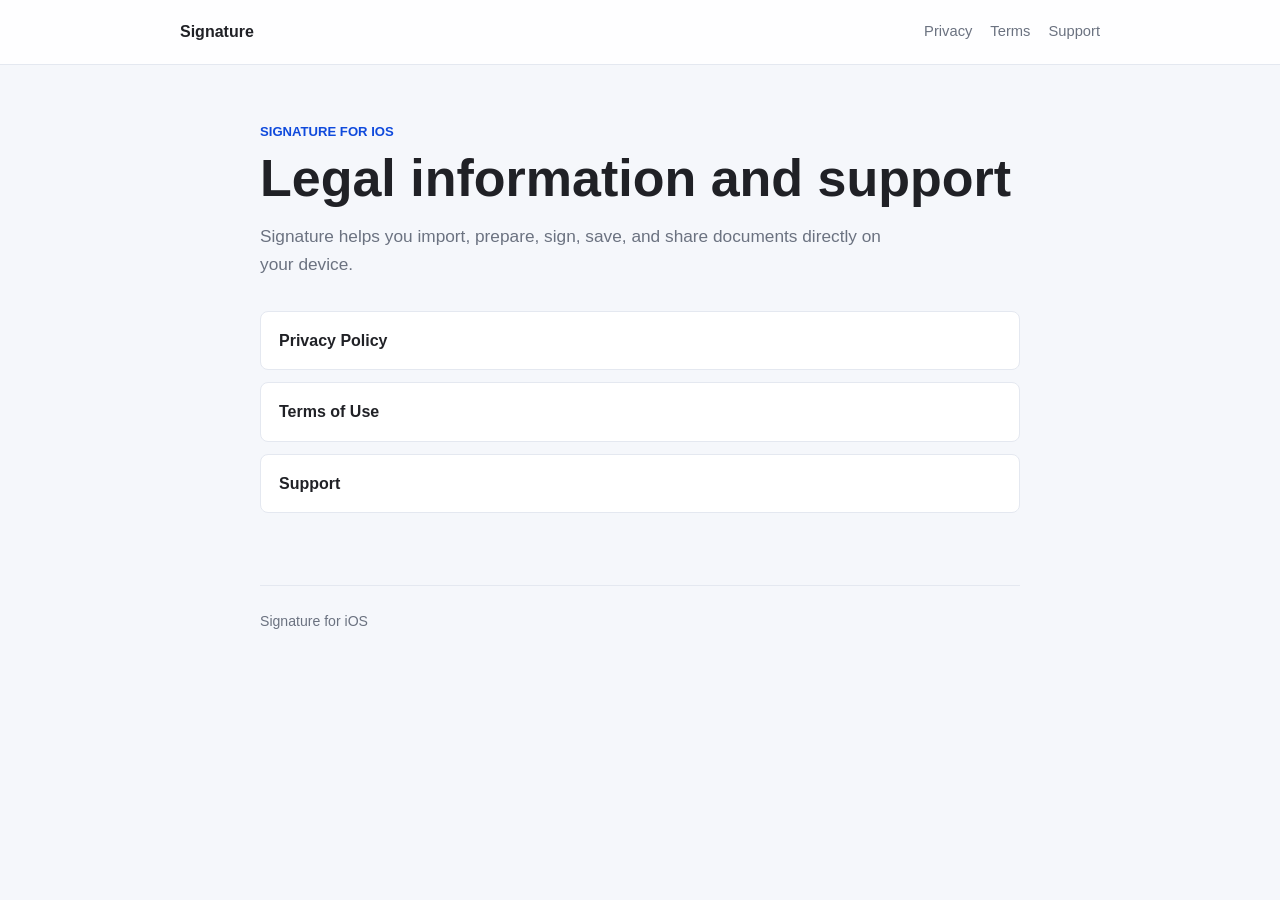
<file: index.html>
<!doctype html>
<html lang="en">
<head>
  <meta charset="utf-8">
  <meta name="viewport" content="width=device-width, initial-scale=1">
  <meta name="description" content="Legal information and support for the Signature iOS app.">
  <title>Signature - Legal and Support</title>
  <link rel="stylesheet" href="styles.css">
</head>
<body>
  <header class="site-header">
    <nav class="nav" aria-label="Main navigation">
      <a class="brand" href="index.html">Signature</a>
      <div class="nav-links">
        <a href="privacy.html">Privacy</a>
        <a href="terms.html">Terms</a>
        <a href="support.html">Support</a>
      </div>
    </nav>
  </header>
  <main>
    <section class="hero">
      <div class="eyebrow">Signature for iOS</div>
      <h1>Legal information and support</h1>
      <p class="lead">Signature helps you import, prepare, sign, save, and share documents directly on your device.</p>
    </section>
    <div class="link-list" aria-label="Legal and support pages">
      <a href="privacy.html">Privacy Policy</a>
      <a href="terms.html">Terms of Use</a>
      <a href="support.html">Support</a>
    </div>
  </main>
  <footer>Signature for iOS</footer>
</body>
</html>
</file>
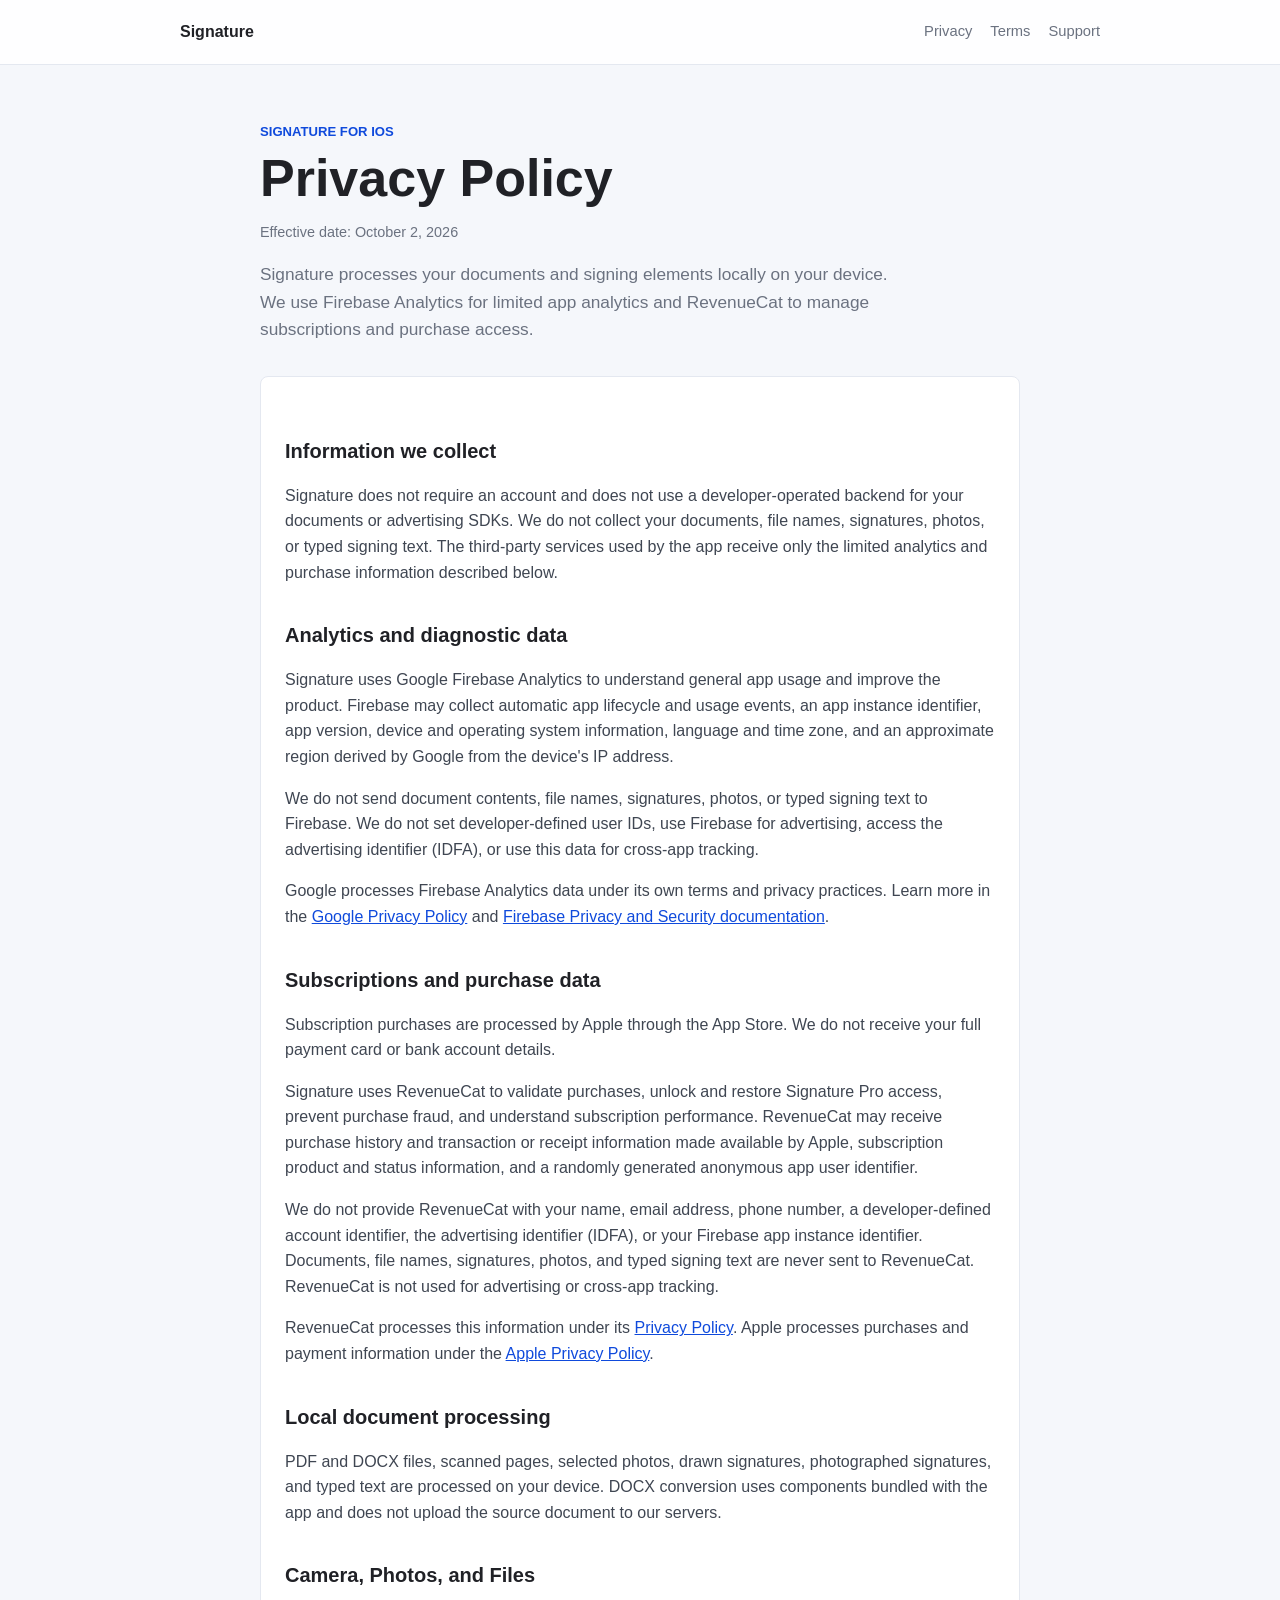
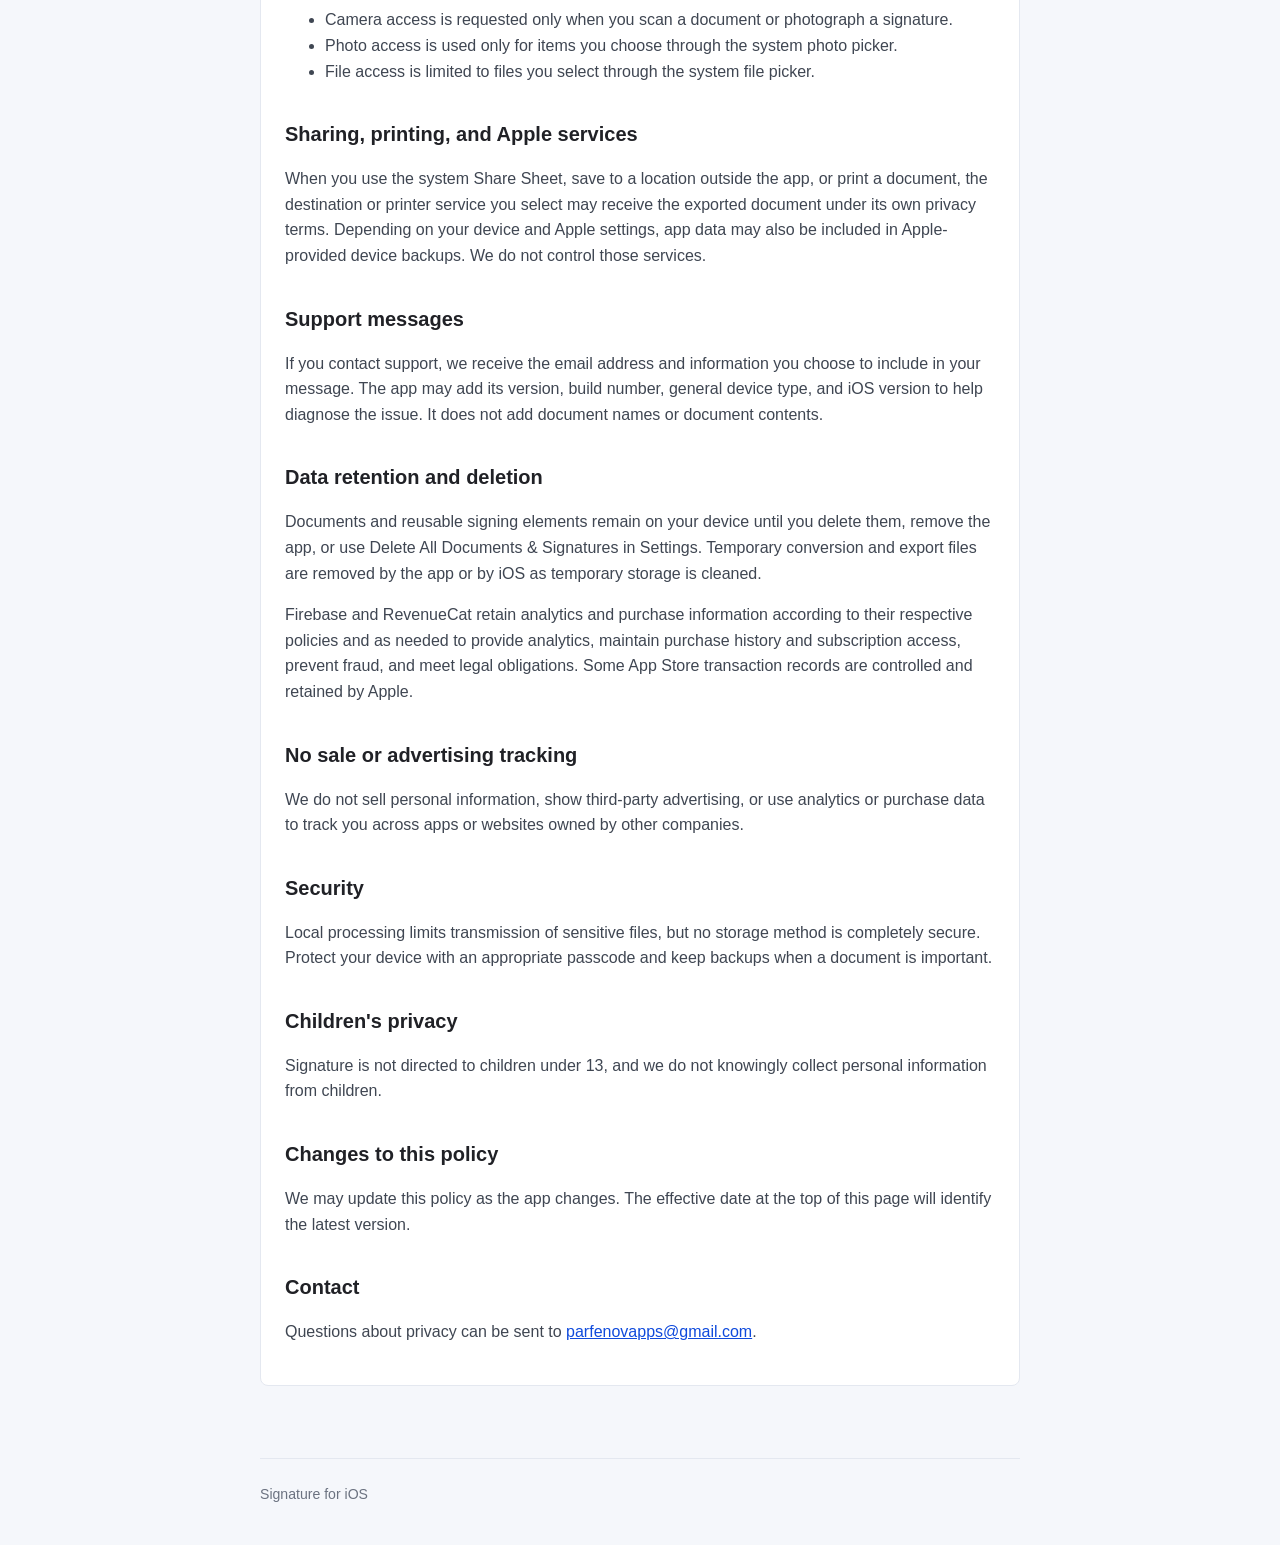
<file: privacy.html>
<!doctype html>
<html lang="en">
<head>
  <meta charset="utf-8">
  <meta name="viewport" content="width=device-width, initial-scale=1">
  <meta name="description" content="Privacy Policy for the Signature iOS app.">
  <title>Privacy Policy - Signature</title>
  <link rel="stylesheet" href="styles.css">
</head>
<body>
  <header class="site-header">
    <nav class="nav" aria-label="Main navigation">
      <a class="brand" href="index.html">Signature</a>
      <div class="nav-links">
        <a href="privacy.html" aria-current="page">Privacy</a>
        <a href="terms.html">Terms</a>
        <a href="support.html">Support</a>
      </div>
    </nav>
  </header>
  <main>
    <section class="hero">
      <div class="eyebrow">Signature for iOS</div>
      <h1>Privacy Policy</h1>
      <p class="updated">Effective date: October 2, 2026</p>
      <p class="lead">Signature processes your documents and signing elements locally on your device. We use Firebase Analytics for limited app analytics and RevenueCat to manage subscriptions and purchase access.</p>
    </section>

    <section class="panel">
      <h2>Information we collect</h2>
      <p>Signature does not require an account and does not use a developer-operated backend for your documents or advertising SDKs. We do not collect your documents, file names, signatures, photos, or typed signing text. The third-party services used by the app receive only the limited analytics and purchase information described below.</p>

      <h2>Analytics and diagnostic data</h2>
      <p>Signature uses Google Firebase Analytics to understand general app usage and improve the product. Firebase may collect automatic app lifecycle and usage events, an app instance identifier, app version, device and operating system information, language and time zone, and an approximate region derived by Google from the device's IP address.</p>
      <p>We do not send document contents, file names, signatures, photos, or typed signing text to Firebase. We do not set developer-defined user IDs, use Firebase for advertising, access the advertising identifier (IDFA), or use this data for cross-app tracking.</p>
      <p>Google processes Firebase Analytics data under its own terms and privacy practices. Learn more in the <a href="https://policies.google.com/privacy">Google Privacy Policy</a> and <a href="https://firebase.google.com/support/privacy">Firebase Privacy and Security documentation</a>.</p>

      <h2>Subscriptions and purchase data</h2>
      <p>Subscription purchases are processed by Apple through the App Store. We do not receive your full payment card or bank account details.</p>
      <p>Signature uses RevenueCat to validate purchases, unlock and restore Signature Pro access, prevent purchase fraud, and understand subscription performance. RevenueCat may receive purchase history and transaction or receipt information made available by Apple, subscription product and status information, and a randomly generated anonymous app user identifier.</p>
      <p>We do not provide RevenueCat with your name, email address, phone number, a developer-defined account identifier, the advertising identifier (IDFA), or your Firebase app instance identifier. Documents, file names, signatures, photos, and typed signing text are never sent to RevenueCat. RevenueCat is not used for advertising or cross-app tracking.</p>
      <p>RevenueCat processes this information under its <a href="https://www.revenuecat.com/privacy-policy/">Privacy Policy</a>. Apple processes purchases and payment information under the <a href="https://www.apple.com/legal/privacy/">Apple Privacy Policy</a>.</p>

      <h2>Local document processing</h2>
      <p>PDF and DOCX files, scanned pages, selected photos, drawn signatures, photographed signatures, and typed text are processed on your device. DOCX conversion uses components bundled with the app and does not upload the source document to our servers.</p>

      <h2>Camera, Photos, and Files</h2>
      <ul>
        <li>Camera access is requested only when you scan a document or photograph a signature.</li>
        <li>Photo access is used only for items you choose through the system photo picker.</li>
        <li>File access is limited to files you select through the system file picker.</li>
      </ul>

      <h2>Sharing, printing, and Apple services</h2>
      <p>When you use the system Share Sheet, save to a location outside the app, or print a document, the destination or printer service you select may receive the exported document under its own privacy terms. Depending on your device and Apple settings, app data may also be included in Apple-provided device backups. We do not control those services.</p>

      <h2>Support messages</h2>
      <p>If you contact support, we receive the email address and information you choose to include in your message. The app may add its version, build number, general device type, and iOS version to help diagnose the issue. It does not add document names or document contents.</p>

      <h2>Data retention and deletion</h2>
      <p>Documents and reusable signing elements remain on your device until you delete them, remove the app, or use Delete All Documents &amp; Signatures in Settings. Temporary conversion and export files are removed by the app or by iOS as temporary storage is cleaned.</p>
      <p>Firebase and RevenueCat retain analytics and purchase information according to their respective policies and as needed to provide analytics, maintain purchase history and subscription access, prevent fraud, and meet legal obligations. Some App Store transaction records are controlled and retained by Apple.</p>

      <h2>No sale or advertising tracking</h2>
      <p>We do not sell personal information, show third-party advertising, or use analytics or purchase data to track you across apps or websites owned by other companies.</p>

      <h2>Security</h2>
      <p>Local processing limits transmission of sensitive files, but no storage method is completely secure. Protect your device with an appropriate passcode and keep backups when a document is important.</p>

      <h2>Children's privacy</h2>
      <p>Signature is not directed to children under 13, and we do not knowingly collect personal information from children.</p>

      <h2>Changes to this policy</h2>
      <p>We may update this policy as the app changes. The effective date at the top of this page will identify the latest version.</p>

      <h2>Contact</h2>
      <p>Questions about privacy can be sent to <a href="mailto:parfenovapps@gmail.com?subject=Signature%20Privacy">parfenovapps@gmail.com</a>.</p>
    </section>
  </main>
  <footer>Signature for iOS</footer>
</body>
</html>
</file>
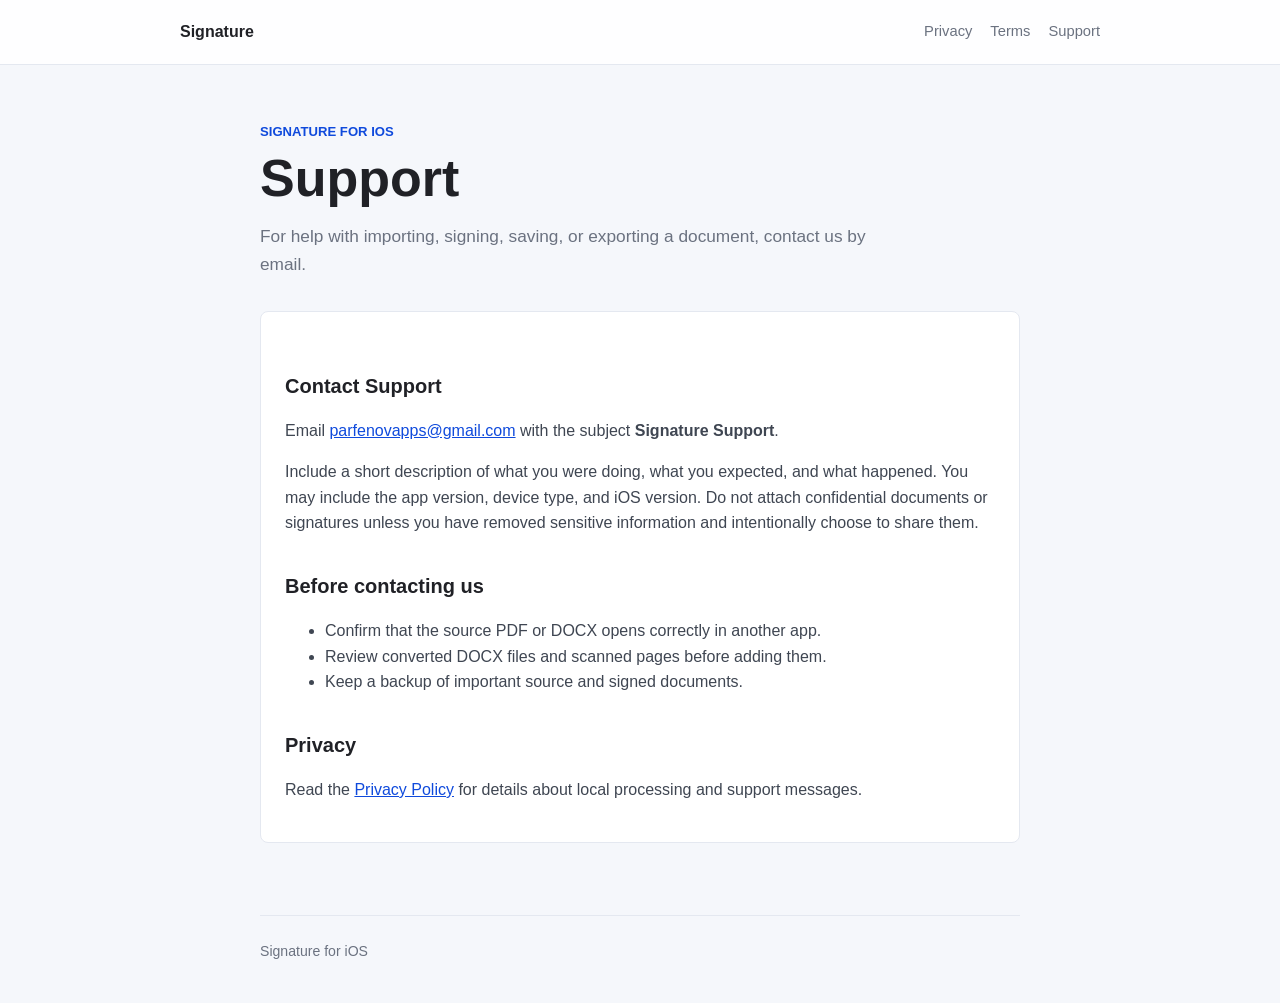
<file: support.html>
<!doctype html>
<html lang="en">
<head>
  <meta charset="utf-8">
  <meta name="viewport" content="width=device-width, initial-scale=1">
  <meta name="description" content="Support for the Signature iOS app.">
  <title>Support - Signature</title>
  <link rel="stylesheet" href="styles.css">
</head>
<body>
  <header class="site-header">
    <nav class="nav" aria-label="Main navigation">
      <a class="brand" href="index.html">Signature</a>
      <div class="nav-links">
        <a href="privacy.html">Privacy</a>
        <a href="terms.html">Terms</a>
        <a href="support.html" aria-current="page">Support</a>
      </div>
    </nav>
  </header>
  <main>
    <section class="hero">
      <div class="eyebrow">Signature for iOS</div>
      <h1>Support</h1>
      <p class="lead">For help with importing, signing, saving, or exporting a document, contact us by email.</p>
    </section>

    <section class="panel">
      <h2>Contact Support</h2>
      <p>Email <a href="mailto:parfenovapps@gmail.com?subject=Signature%20Support">parfenovapps@gmail.com</a> with the subject <strong>Signature Support</strong>.</p>
      <p>Include a short description of what you were doing, what you expected, and what happened. You may include the app version, device type, and iOS version. Do not attach confidential documents or signatures unless you have removed sensitive information and intentionally choose to share them.</p>

      <h2>Before contacting us</h2>
      <ul>
        <li>Confirm that the source PDF or DOCX opens correctly in another app.</li>
        <li>Review converted DOCX files and scanned pages before adding them.</li>
        <li>Keep a backup of important source and signed documents.</li>
      </ul>

      <h2>Privacy</h2>
      <p>Read the <a href="privacy.html">Privacy Policy</a> for details about local processing and support messages.</p>
    </section>
  </main>
  <footer>Signature for iOS</footer>
</body>
</html>
</file>
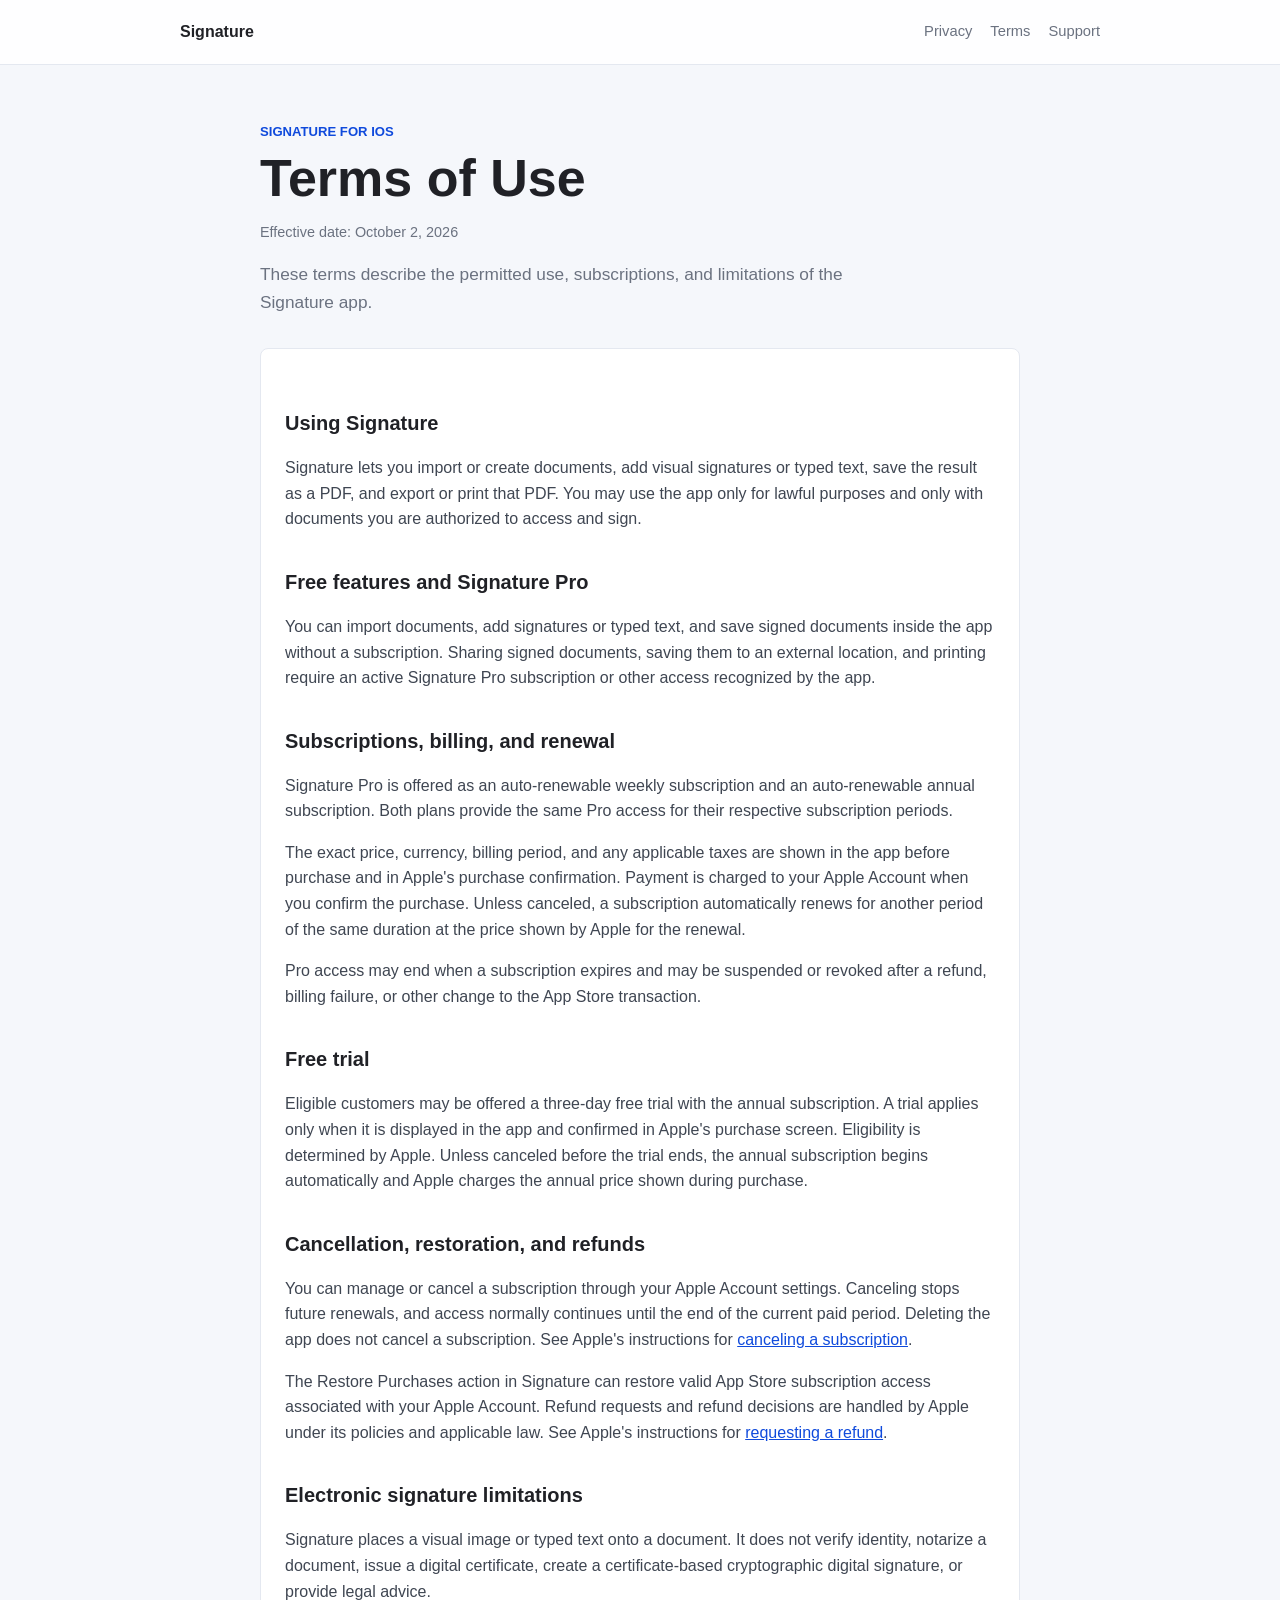
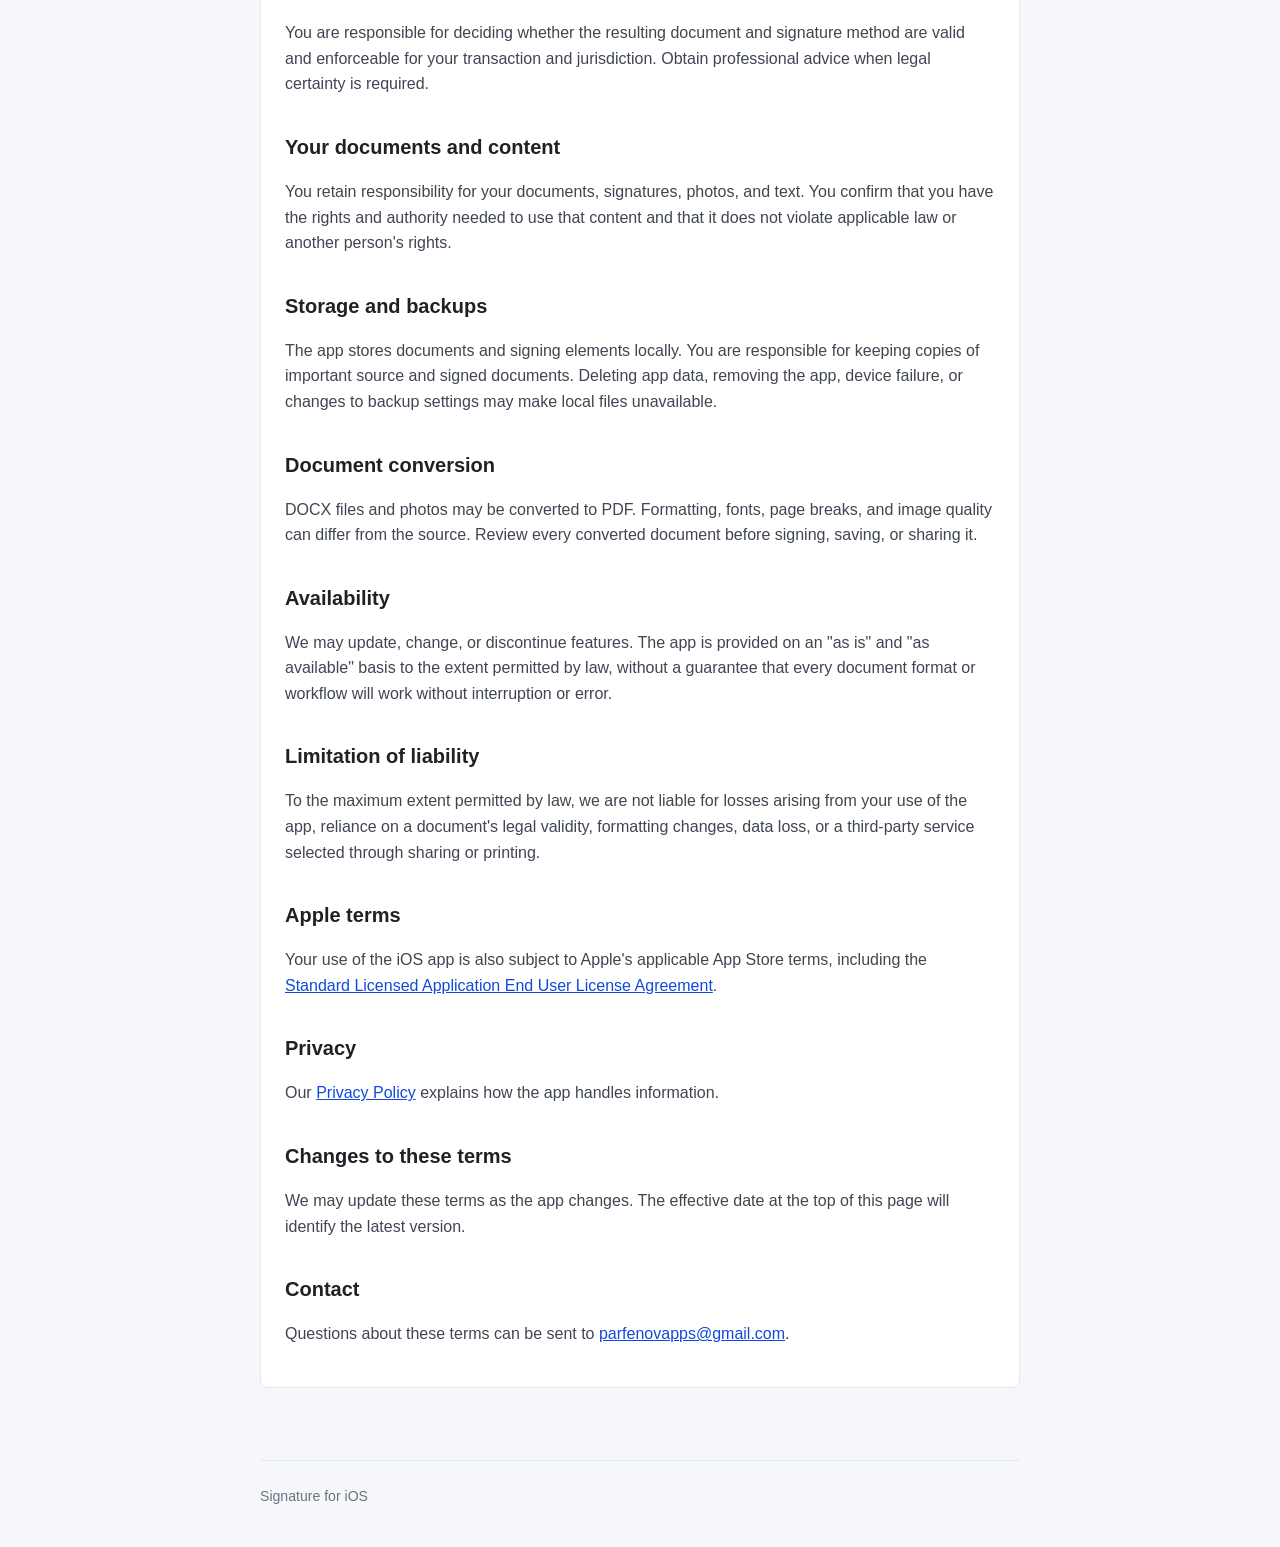
<file: terms.html>
<!doctype html>
<html lang="en">
<head>
  <meta charset="utf-8">
  <meta name="viewport" content="width=device-width, initial-scale=1">
  <meta name="description" content="Terms of Use for the Signature iOS app.">
  <title>Terms of Use - Signature</title>
  <link rel="stylesheet" href="styles.css">
</head>
<body>
  <header class="site-header">
    <nav class="nav" aria-label="Main navigation">
      <a class="brand" href="index.html">Signature</a>
      <div class="nav-links">
        <a href="privacy.html">Privacy</a>
        <a href="terms.html" aria-current="page">Terms</a>
        <a href="support.html">Support</a>
      </div>
    </nav>
  </header>
  <main>
    <section class="hero">
      <div class="eyebrow">Signature for iOS</div>
      <h1>Terms of Use</h1>
      <p class="updated">Effective date: October 2, 2026</p>
      <p class="lead">These terms describe the permitted use, subscriptions, and limitations of the Signature app.</p>
    </section>

    <section class="panel">
      <h2>Using Signature</h2>
      <p>Signature lets you import or create documents, add visual signatures or typed text, save the result as a PDF, and export or print that PDF. You may use the app only for lawful purposes and only with documents you are authorized to access and sign.</p>

      <h2>Free features and Signature Pro</h2>
      <p>You can import documents, add signatures or typed text, and save signed documents inside the app without a subscription. Sharing signed documents, saving them to an external location, and printing require an active Signature Pro subscription or other access recognized by the app.</p>

      <h2>Subscriptions, billing, and renewal</h2>
      <p>Signature Pro is offered as an auto-renewable weekly subscription and an auto-renewable annual subscription. Both plans provide the same Pro access for their respective subscription periods.</p>
      <p>The exact price, currency, billing period, and any applicable taxes are shown in the app before purchase and in Apple's purchase confirmation. Payment is charged to your Apple Account when you confirm the purchase. Unless canceled, a subscription automatically renews for another period of the same duration at the price shown by Apple for the renewal.</p>
      <p>Pro access may end when a subscription expires and may be suspended or revoked after a refund, billing failure, or other change to the App Store transaction.</p>

      <h2>Free trial</h2>
      <p>Eligible customers may be offered a three-day free trial with the annual subscription. A trial applies only when it is displayed in the app and confirmed in Apple's purchase screen. Eligibility is determined by Apple. Unless canceled before the trial ends, the annual subscription begins automatically and Apple charges the annual price shown during purchase.</p>

      <h2>Cancellation, restoration, and refunds</h2>
      <p>You can manage or cancel a subscription through your Apple Account settings. Canceling stops future renewals, and access normally continues until the end of the current paid period. Deleting the app does not cancel a subscription. See Apple's instructions for <a href="https://support.apple.com/en-us/118428">canceling a subscription</a>.</p>
      <p>The Restore Purchases action in Signature can restore valid App Store subscription access associated with your Apple Account. Refund requests and refund decisions are handled by Apple under its policies and applicable law. See Apple's instructions for <a href="https://support.apple.com/en-us/118223">requesting a refund</a>.</p>

      <h2>Electronic signature limitations</h2>
      <p>Signature places a visual image or typed text onto a document. It does not verify identity, notarize a document, issue a digital certificate, create a certificate-based cryptographic digital signature, or provide legal advice.</p>
      <p>You are responsible for deciding whether the resulting document and signature method are valid and enforceable for your transaction and jurisdiction. Obtain professional advice when legal certainty is required.</p>

      <h2>Your documents and content</h2>
      <p>You retain responsibility for your documents, signatures, photos, and text. You confirm that you have the rights and authority needed to use that content and that it does not violate applicable law or another person's rights.</p>

      <h2>Storage and backups</h2>
      <p>The app stores documents and signing elements locally. You are responsible for keeping copies of important source and signed documents. Deleting app data, removing the app, device failure, or changes to backup settings may make local files unavailable.</p>

      <h2>Document conversion</h2>
      <p>DOCX files and photos may be converted to PDF. Formatting, fonts, page breaks, and image quality can differ from the source. Review every converted document before signing, saving, or sharing it.</p>

      <h2>Availability</h2>
      <p>We may update, change, or discontinue features. The app is provided on an "as is" and "as available" basis to the extent permitted by law, without a guarantee that every document format or workflow will work without interruption or error.</p>

      <h2>Limitation of liability</h2>
      <p>To the maximum extent permitted by law, we are not liable for losses arising from your use of the app, reliance on a document's legal validity, formatting changes, data loss, or a third-party service selected through sharing or printing.</p>

      <h2>Apple terms</h2>
      <p>Your use of the iOS app is also subject to Apple's applicable App Store terms, including the <a href="https://www.apple.com/legal/internet-services/itunes/dev/stdeula/">Standard Licensed Application End User License Agreement</a>.</p>

      <h2>Privacy</h2>
      <p>Our <a href="privacy.html">Privacy Policy</a> explains how the app handles information.</p>

      <h2>Changes to these terms</h2>
      <p>We may update these terms as the app changes. The effective date at the top of this page will identify the latest version.</p>

      <h2>Contact</h2>
      <p>Questions about these terms can be sent to <a href="mailto:parfenovapps@gmail.com?subject=Signature%20Terms">parfenovapps@gmail.com</a>.</p>
    </section>
  </main>
  <footer>Signature for iOS</footer>
</body>
</html>
</file>
<file: styles.css>
:root {
  color-scheme: light;
  --ink: #0f4adc;
  --graphite: #202126;
  --muted: #6b7280;
  --background: #f5f7fb;
  --paper: #ffffff;
  --line: #e4e8f0;
}

* {
  box-sizing: border-box;
}

html {
  font-family: -apple-system, BlinkMacSystemFont, "Segoe UI", sans-serif;
  line-height: 1.6;
  color: var(--graphite);
  background: var(--background);
}

body {
  margin: 0;
}

a {
  color: var(--ink);
}

.site-header {
  border-bottom: 1px solid var(--line);
  background: rgba(255, 255, 255, 0.94);
}

.nav {
  width: min(920px, calc(100% - 32px));
  min-height: 64px;
  margin: 0 auto;
  display: flex;
  align-items: center;
  justify-content: space-between;
  gap: 24px;
}

.brand {
  color: var(--graphite);
  font-weight: 750;
  text-decoration: none;
}

.nav-links {
  display: flex;
  flex-wrap: wrap;
  gap: 18px;
}

.nav-links a {
  color: var(--muted);
  font-size: 0.92rem;
  text-decoration: none;
}

.nav-links a:hover,
.nav-links a:focus-visible {
  color: var(--ink);
}

main {
  width: min(760px, calc(100% - 32px));
  margin: 56px auto 72px;
}

.hero {
  margin-bottom: 32px;
}

.eyebrow {
  color: var(--ink);
  font-size: 0.82rem;
  font-weight: 700;
  text-transform: uppercase;
}

h1 {
  margin: 8px 0 12px;
  font-size: clamp(2rem, 7vw, 3.25rem);
  line-height: 1.08;
  letter-spacing: 0;
}

h2 {
  margin: 34px 0 10px;
  font-size: 1.25rem;
  letter-spacing: 0;
}

p,
li {
  color: #3f4652;
}

.lead {
  max-width: 650px;
  color: var(--muted);
  font-size: 1.08rem;
}

.updated {
  color: var(--muted);
  font-size: 0.9rem;
}

.panel {
  padding: 24px;
  border: 1px solid var(--line);
  border-radius: 8px;
  background: var(--paper);
}

.link-list {
  display: grid;
  gap: 12px;
  margin-top: 24px;
}

.link-list a {
  padding: 16px 18px;
  border: 1px solid var(--line);
  border-radius: 8px;
  color: var(--graphite);
  font-weight: 650;
  text-decoration: none;
  background: var(--paper);
}

.link-list a:hover,
.link-list a:focus-visible {
  border-color: var(--ink);
  color: var(--ink);
}

footer {
  width: min(760px, calc(100% - 32px));
  margin: 0 auto;
  padding: 24px 0 40px;
  border-top: 1px solid var(--line);
  color: var(--muted);
  font-size: 0.88rem;
}

@media (max-width: 620px) {
  .nav {
    padding: 14px 0;
    align-items: flex-start;
    flex-direction: column;
    gap: 8px;
  }

  main {
    margin-top: 38px;
  }

  .panel {
    padding: 20px;
  }
}
</file>
